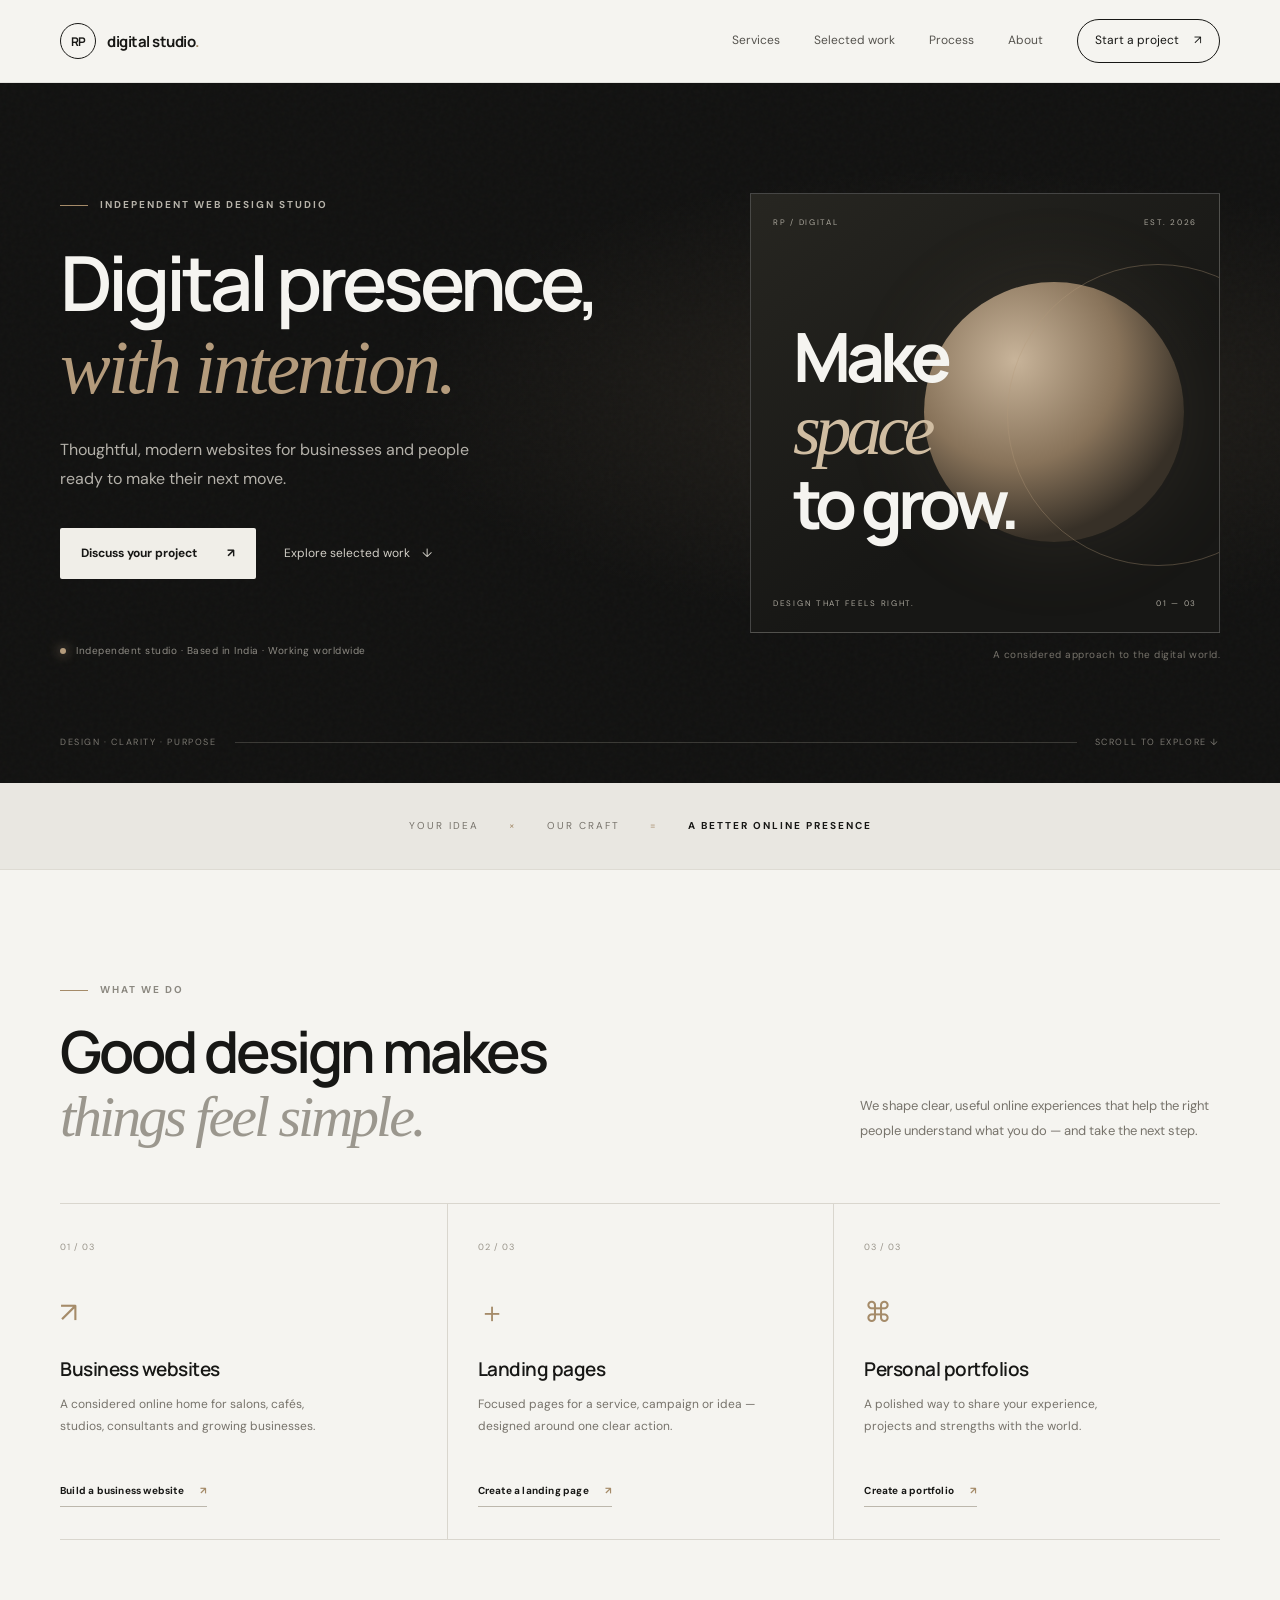
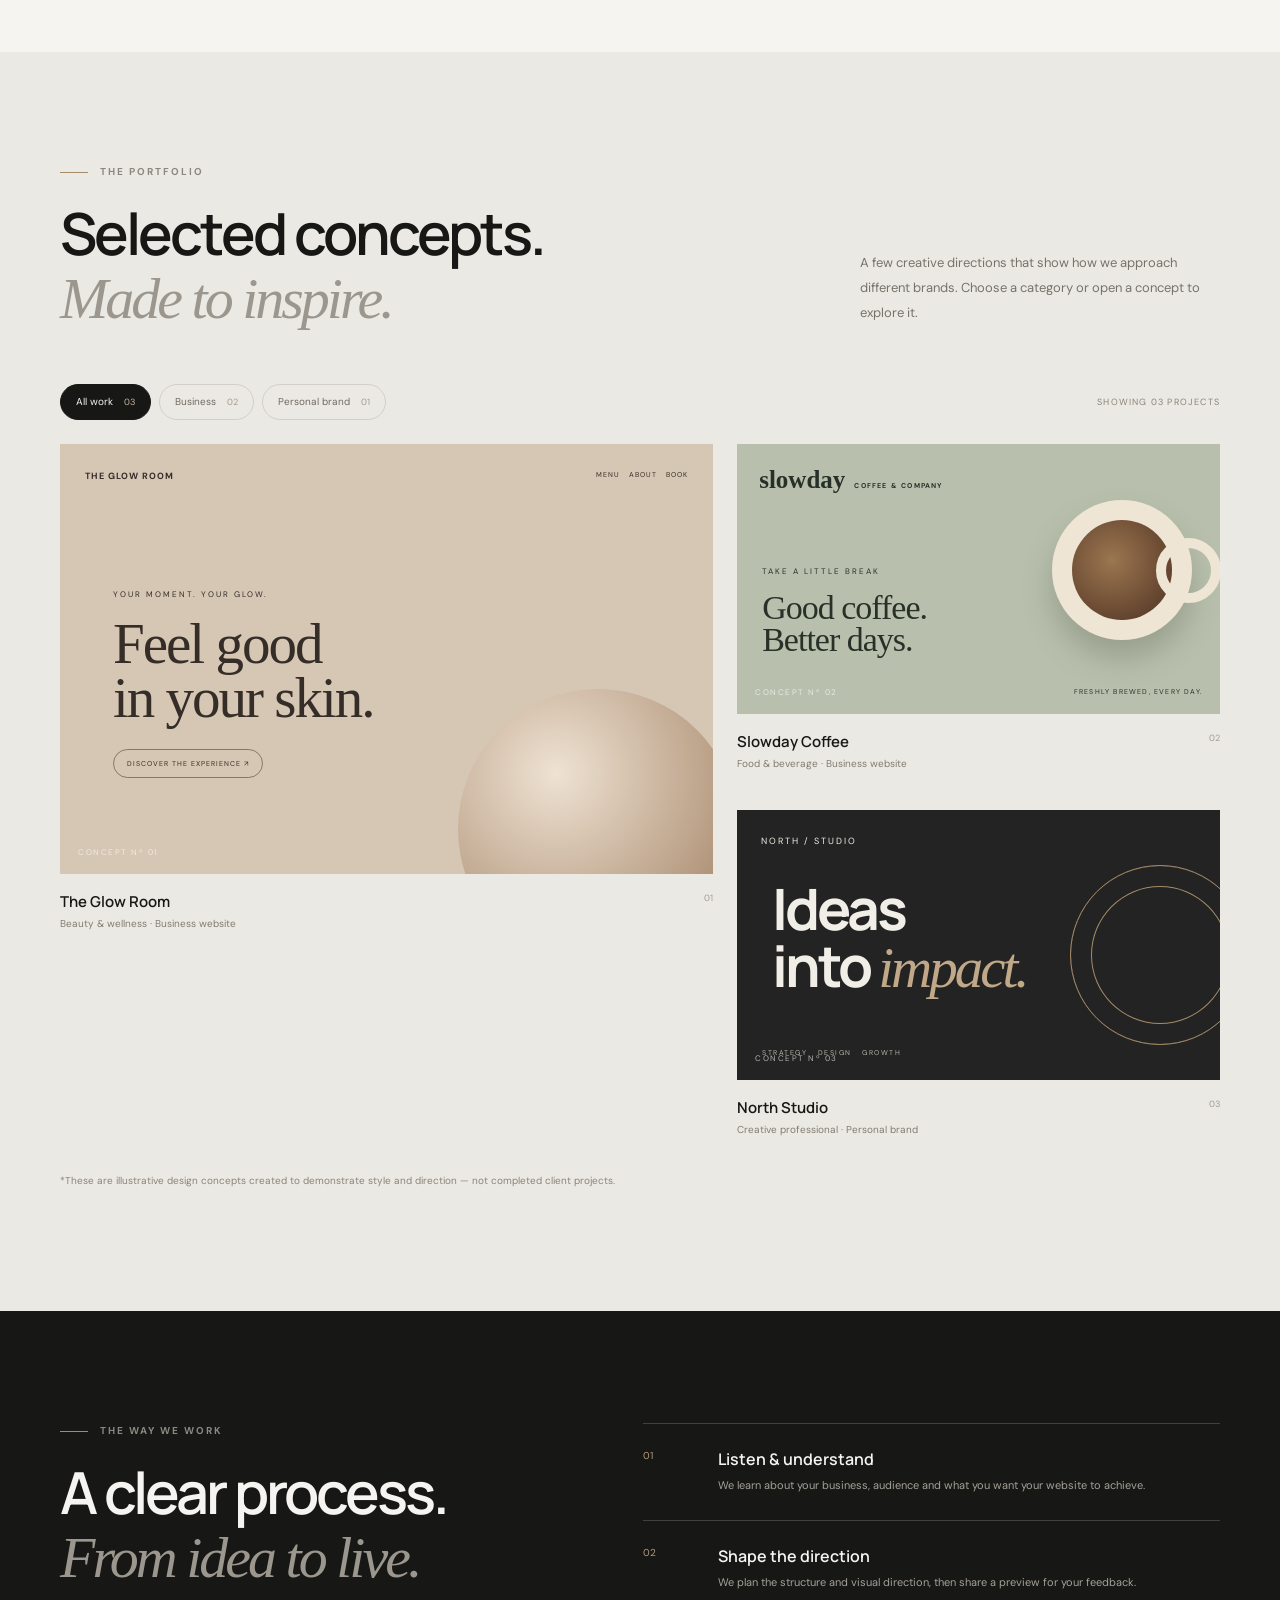
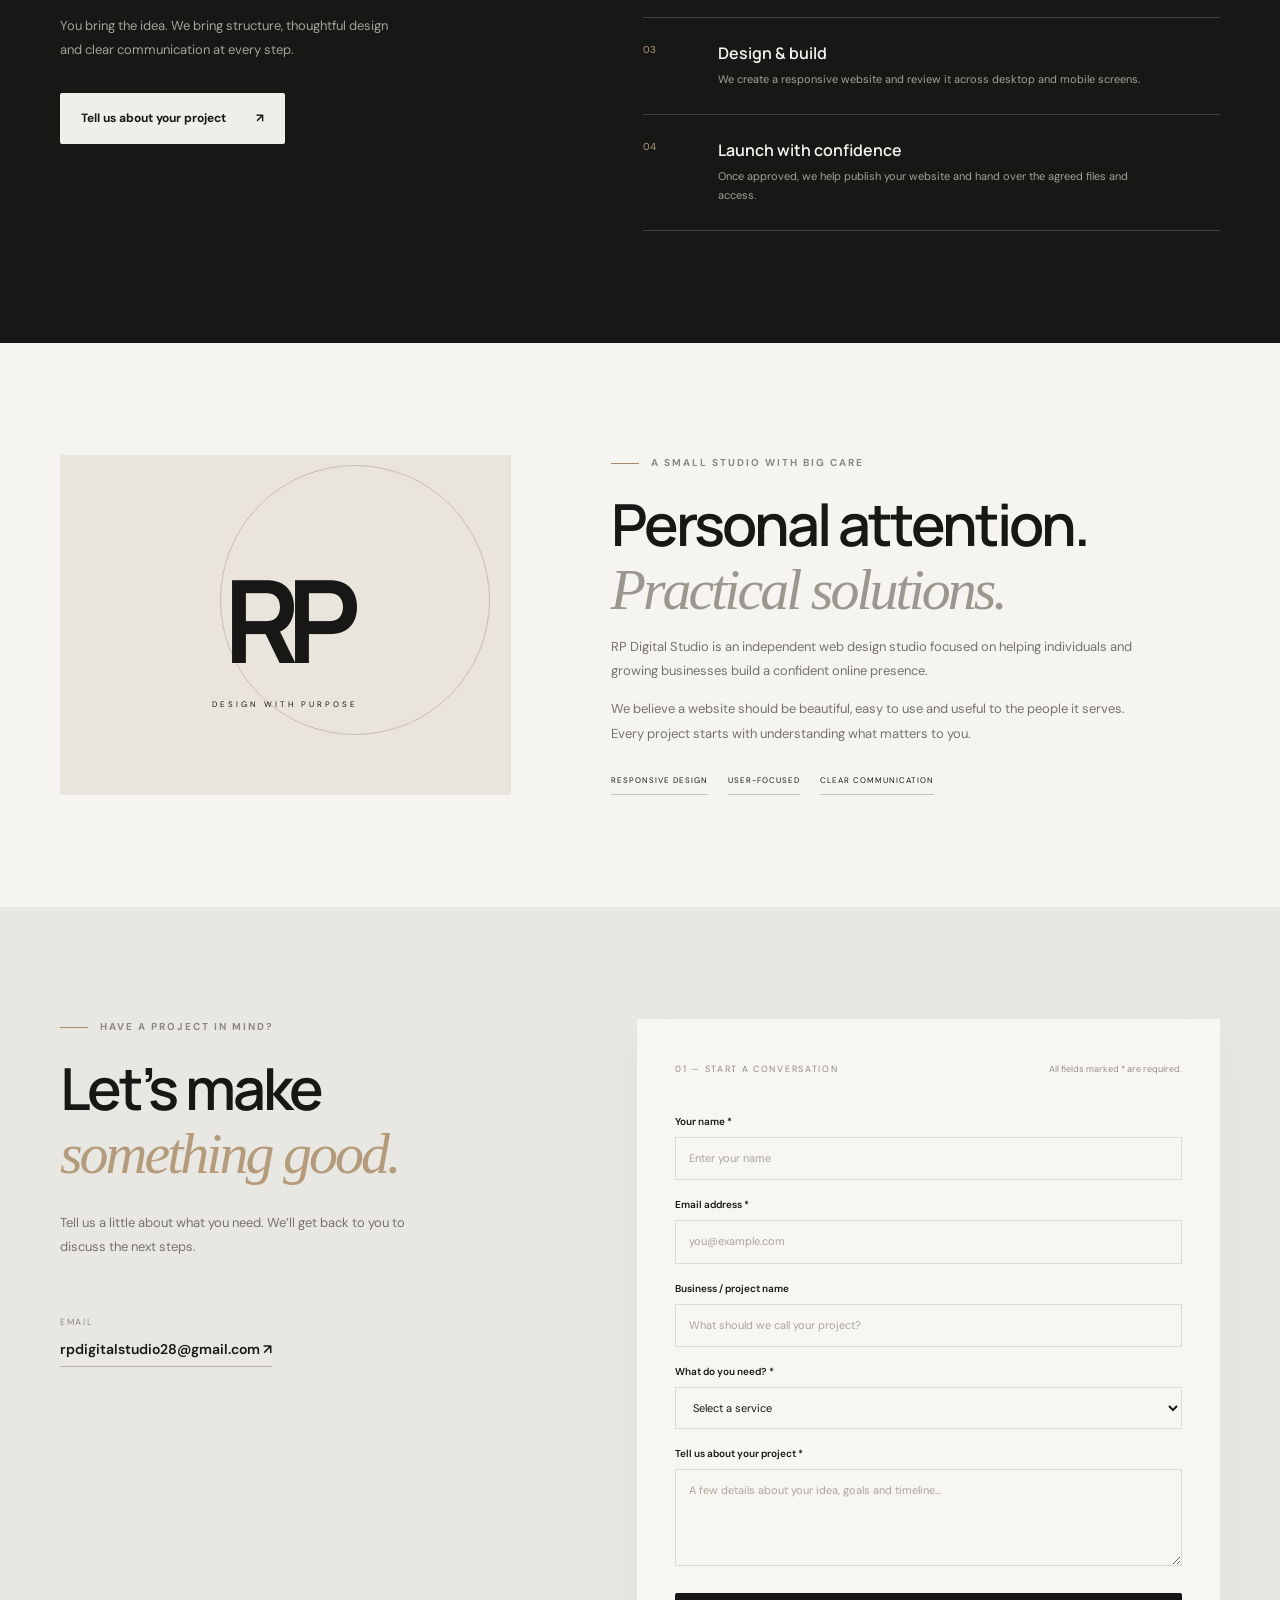
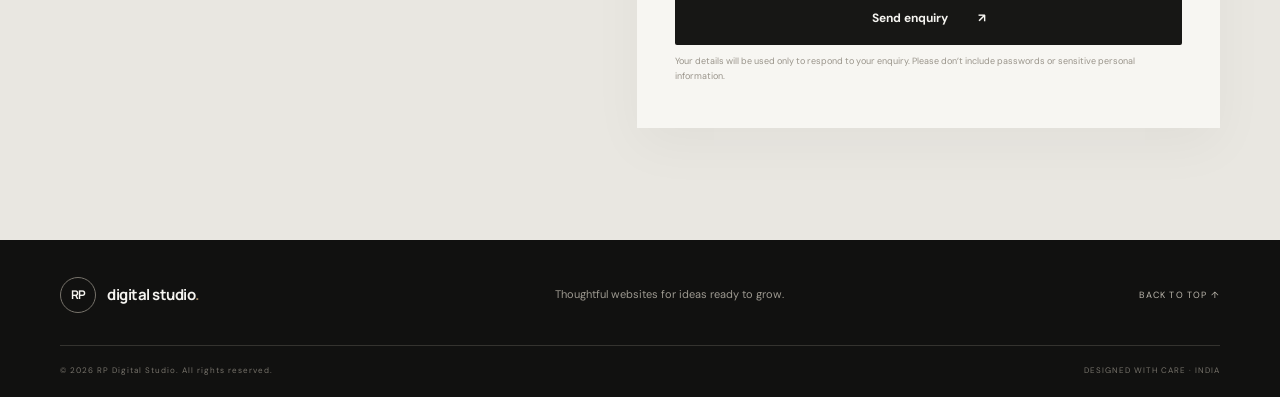
<file: index.html>
<!DOCTYPE html>
<html lang="en">
<head>
  <meta charset="UTF-8">
  <meta name="viewport" content="width=device-width, initial-scale=1.0">
  <meta name="description" content="RP Digital Studio designs modern, responsive websites for small businesses, startups, professionals and personal brands in India and worldwide.">
  <meta name="theme-color" content="#101010">
  <title>RP Digital Studio | Website Design for Businesses & Creators</title>
  <link rel="preconnect" href="https://fonts.googleapis.com">
  <link rel="preconnect" href="https://fonts.gstatic.com" crossorigin>
  <link href="https://fonts.googleapis.com/css2?family=DM+Sans:wght@400;500;600;700&family=Manrope:wght@400;500;600;700;800&display=swap" rel="stylesheet">
  <link rel="stylesheet" href="style.css">
</head>
<body>
  <div class="page-progress" id="pageProgress"></div>
  <header class="site-header">
    <nav class="nav container" aria-label="Main navigation">
      <a class="brand" href="#home" aria-label="RP Digital Studio home"><span class="brand-mark">RP</span><span>digital studio<span class="brand-dot">.</span></span></a>
      <button class="menu-toggle" id="menuToggle" aria-label="Open navigation" aria-expanded="false"><span></span><span></span></button>
      <div class="nav-links" id="navLinks">
        <a href="#services">Services</a><a href="#work">Selected work</a><a href="#process">Process</a><a href="#about">About</a>
        <a class="nav-cta" href="#contact">Start a project <span>↗</span></a>
      </div>
    </nav>
  </header>

  <main>
    <section class="hero section" id="home">
      <div class="hero-grain"></div>
      <div class="container hero-grid">
        <div class="hero-copy reveal">
          <div class="eyebrow"><span class="eyebrow-line"></span> INDEPENDENT WEB DESIGN STUDIO</div>
          <h1>Digital presence,<br><span class="serif">with intention.</span></h1>
          <p class="hero-intro">Thoughtful, modern websites for businesses and people ready to make their next move.</p>
          <div class="hero-actions">
            <a class="button button-primary" href="#contact">Discuss your project <span>↗</span></a>
            <a class="text-link" href="#work">Explore selected work <span>↓</span></a>
          </div>
          <div class="hero-note"><span class="status-dot"></span> Independent studio · Based in India · Working worldwide</div>
        </div>
        <div class="hero-art reveal" aria-label="Abstract website design composition">
          <div class="art-frame">
            <div class="art-top"><span>RP / DIGITAL</span><span>EST. 2026</span></div>
            <div class="art-circle"></div>
            <div class="art-type">Make<br><i>space</i><br>to grow.</div>
            <div class="art-bottom"><span>DESIGN THAT FEELS RIGHT.</span><span>01 — 03</span></div>
          </div>
          <div class="art-caption">A considered approach to the digital world.</div>
        </div>
      </div>
      <div class="container hero-bottom"><span>DESIGN · CLARITY · PURPOSE</span><span class="hero-bottom-line"></span><span>SCROLL TO EXPLORE ↓</span></div>
    </section>

    <section class="intro-strip"><div class="container intro-inner"><span>YOUR IDEA</span><b>×</b><span>OUR CRAFT</span><b>=</b><span class="intro-emphasis">A BETTER ONLINE PRESENCE</span></div></section>

    <section class="section services-section" id="services">
      <div class="container">
        <div class="section-heading reveal">
          <div><div class="eyebrow"><span class="eyebrow-line"></span> WHAT WE DO</div><h2>Good design makes<br><span class="muted serif">things feel simple.</span></h2></div>
          <p>We shape clear, useful online experiences that help the right people understand what you do — and take the next step.</p>
        </div>
        <div class="service-grid">
          <article class="service-card reveal"><span class="service-number">01 / 03</span><div class="service-symbol">↗</div><h3>Business websites</h3><p>A considered online home for salons, cafés, studios, consultants and growing businesses.</p><a href="#contact">Build a business website <span>↗</span></a></article>
          <article class="service-card reveal"><span class="service-number">02 / 03</span><div class="service-symbol">＋</div><h3>Landing pages</h3><p>Focused pages for a service, campaign or idea — designed around one clear action.</p><a href="#contact">Create a landing page <span>↗</span></a></article>
          <article class="service-card reveal"><span class="service-number">03 / 03</span><div class="service-symbol">⌘</div><h3>Personal portfolios</h3><p>A polished way to share your experience, projects and strengths with the world.</p><a href="#contact">Create a portfolio <span>↗</span></a></article>
        </div>
      </div>
    </section>

    <section class="section work-section" id="work">
      <div class="container">
        <div class="section-heading reveal">
          <div><div class="eyebrow"><span class="eyebrow-line"></span> THE PORTFOLIO</div><h2>Selected concepts.<br><span class="muted serif">Made to inspire.</span></h2></div>
          <p>A few creative directions that show how we approach different brands. Choose a category or open a concept to explore it.</p>
        </div>
        <div class="portfolio-toolbar reveal">
          <div class="filters" role="group" aria-label="Filter portfolio projects">
            <button class="filter-btn active" data-filter="all" aria-pressed="true">All work <span>03</span></button>
            <button class="filter-btn" data-filter="business" aria-pressed="false">Business <span>02</span></button>
            <button class="filter-btn" data-filter="portfolio" aria-pressed="false">Personal brand <span>01</span></button>
          </div>
          <span class="portfolio-count" id="portfolioCount">SHOWING 03 PROJECTS</span>
        </div>

        <div class="work-grid" id="workGrid">
          <article class="work-card work-large reveal" data-category="business">
            <button class="project-open" type="button" data-project="glow" aria-label="Open The Glow Room concept details">
              <div class="work-preview salon-preview">
                <div class="preview-top"><b>THE GLOW ROOM</b><span>MENU &nbsp; ABOUT &nbsp; BOOK</span></div>
                <div class="salon-copy"><small>YOUR MOMENT. YOUR GLOW.</small><h3>Feel good<br>in your skin.</h3><span class="preview-pill">DISCOVER THE EXPERIENCE ↗</span></div>
                <div class="salon-shape"></div><span class="preview-index">CONCEPT Nº 01</span>
              </div>
              <span class="view-project">View concept <span>↗</span></span>
            </button>
            <div class="work-meta"><div><h3>The Glow Room</h3><p>Beauty & wellness · Business website</p></div><span>01</span></div>
          </article>

          <article class="work-card reveal" data-category="business">
            <button class="project-open" type="button" data-project="slowday" aria-label="Open Slowday Coffee concept details">
              <div class="work-preview cafe-preview">
                <div class="cafe-nav">slowday<span>COFFEE & COMPANY</span></div>
                <div class="coffee-cup"><div class="coffee-liquid"></div></div>
                <div class="cafe-copy"><small>TAKE A LITTLE BREAK</small><h3>Good coffee.<br>Better days.</h3></div>
                <div class="cafe-footer">FRESHLY BREWED, EVERY DAY.</div><span class="preview-index">CONCEPT Nº 02</span>
              </div>
              <span class="view-project">View concept <span>↗</span></span>
            </button>
            <div class="work-meta"><div><h3>Slowday Coffee</h3><p>Food & beverage · Business website</p></div><span>02</span></div>
          </article>

          <article class="work-card reveal" data-category="portfolio">
            <button class="project-open" type="button" data-project="north" aria-label="Open North Studio concept details">
              <div class="work-preview studio-preview">
                <div class="studio-label">NORTH / STUDIO</div><div class="studio-big">Ideas<br>into <i>impact.</i></div>
                <div class="studio-bottom">STRATEGY &nbsp; DESIGN &nbsp; GROWTH</div><div class="studio-circle"></div><span class="preview-index">CONCEPT Nº 03</span>
              </div>
              <span class="view-project">View concept <span>↗</span></span>
            </button>
            <div class="work-meta"><div><h3>North Studio</h3><p>Creative professional · Personal brand</p></div><span>03</span></div>
          </article>
        </div>
        <p class="concept-note">*These are illustrative design concepts created to demonstrate style and direction — not completed client projects.</p>
      </div>
    </section>

    <section class="process-section section" id="process">
      <div class="container process-grid">
        <div class="process-intro reveal"><div class="eyebrow"><span class="eyebrow-line"></span> THE WAY WE WORK</div><h2>A clear process.<br><span class="muted serif">From idea to live.</span></h2><p>You bring the idea. We bring structure, thoughtful design and clear communication at every step.</p><a class="button button-light" href="#contact">Tell us about your project <span>↗</span></a></div>
        <div class="steps">
          <div class="step reveal"><span>01</span><div><h3>Listen & understand</h3><p>We learn about your business, audience and what you want your website to achieve.</p></div></div>
          <div class="step reveal"><span>02</span><div><h3>Shape the direction</h3><p>We plan the structure and visual direction, then share a preview for your feedback.</p></div></div>
          <div class="step reveal"><span>03</span><div><h3>Design & build</h3><p>We create a responsive website and review it across desktop and mobile screens.</p></div></div>
          <div class="step reveal"><span>04</span><div><h3>Launch with confidence</h3><p>Once approved, we help publish your website and hand over the agreed files and access.</p></div></div>
        </div>
      </div>
    </section>

    <section class="section about-section" id="about">
      <div class="container about-grid">
        <div class="about-mark reveal"><span>RP</span><i>DESIGN WITH PURPOSE</i><div class="about-mark-orbit"></div></div>
        <div class="about-copy reveal"><div class="eyebrow"><span class="eyebrow-line"></span> A SMALL STUDIO WITH BIG CARE</div><h2>Personal attention.<br><span class="muted serif">Practical solutions.</span></h2><p>RP Digital Studio is an independent web design studio focused on helping individuals and growing businesses build a confident online presence.</p><p>We believe a website should be beautiful, easy to use and useful to the people it serves. Every project starts with understanding what matters to you.</p><div class="about-values"><span>RESPONSIVE DESIGN</span><span>USER-FOCUSED</span><span>CLEAR COMMUNICATION</span></div></div>
      </div>
    </section>

    <section class="contact-section section" id="contact">
      <div class="container contact-grid">
        <div class="contact-copy reveal"><div class="eyebrow"><span class="eyebrow-line"></span> HAVE A PROJECT IN MIND?</div><h2>Let’s make<br><span class="serif">something good.</span></h2><p>Tell us a little about what you need. We’ll get back to you to discuss the next steps.</p><div class="contact-direct"><span>EMAIL</span><a href="mailto:rpdigitalstudio28@gmail.com">rpdigitalstudio28@gmail.com ↗</a></div></div>
        <form class="contact-form reveal" id="contactForm" action="https://formsubmit.co/rpdigitalstudio28@gmail.com" method="POST">
          <input type="hidden" name="_subject" value="New project enquiry — RP Digital Studio">
          <input type="hidden" name="_template" value="table">
          <input type="hidden" name="_captcha" value="true">
          <div class="form-heading"><span>01 — START A CONVERSATION</span><p>All fields marked * are required.</p></div>
          <label for="name">Your name *</label><input id="name" name="name" type="text" placeholder="Enter your name" required>
          <label for="email">Email address *</label><input id="email" name="email" type="email" placeholder="you@example.com" required>
          <label for="business">Business / project name</label><input id="business" name="business" type="text" placeholder="What should we call your project?">
          <label for="service">What do you need? *</label><select id="service" name="service" required><option value="" disabled selected>Select a service</option><option>Business website</option><option>Landing page</option><option>Personal portfolio</option><option>Something else</option></select>
          <label for="message">Tell us about your project *</label><textarea id="message" name="message" rows="4" placeholder="A few details about your idea, goals and timeline..." required></textarea>
          <button class="button button-primary form-submit" type="submit">Send enquiry <span>↗</span></button>
          <p class="form-privacy">Your details will be used only to respond to your enquiry. Please don’t include passwords or sensitive personal information.</p>
          <p class="form-status" id="formStatus" role="status"></p>
        </form>
      </div>
    </section>
  </main>

  <footer class="footer"><div class="container footer-top"><a class="brand footer-brand" href="#home"><span class="brand-mark">RP</span><span>digital studio<span class="brand-dot">.</span></span></a><p>Thoughtful websites for ideas ready to grow.</p><a href="#home" class="back-top">BACK TO TOP ↑</a></div><div class="container footer-bottom"><span>© <span id="year"></span> RP Digital Studio. All rights reserved.</span><span>DESIGNED WITH CARE · INDIA</span></div></footer>

  <div class="modal" id="projectModal" aria-hidden="true" role="dialog" aria-modal="true" aria-labelledby="modalTitle">
    <div class="modal-backdrop" data-close-modal></div>
    <div class="modal-panel">
      <button class="modal-close" type="button" aria-label="Close project details" data-close-modal>×</button>
      <span class="modal-kicker" id="modalKicker">PROJECT CONCEPT</span>
      <h2 id="modalTitle">Project title</h2>
      <p id="modalDescription"></p>
      <div class="modal-details"><span>DESIGN DIRECTION</span><strong id="modalDirection"></strong></div>
      <p class="modal-note">Illustrative concept only — created to show a possible creative direction, not a completed client project.</p>
      <a class="button button-primary" href="#contact" id="modalContact">Discuss a similar project <span>↗</span></a>
    </div>
  </div>
  <script src="script.js"></script>
</body>
</html>
</file>
<file: style.css>
*{box-sizing:border-box}html{scroll-behavior:smooth;scroll-padding-top:90px}body{margin:0;background:#f5f4f0;color:#171715;font-family:"DM Sans",sans-serif;line-height:1.6}body.modal-open{overflow:hidden}a{color:inherit;text-decoration:none}button,input,textarea,select{font:inherit}.container{width:min(1160px,calc(100% - 48px));margin-inline:auto}.section{padding:112px 0}.page-progress{position:fixed;z-index:1000;top:0;left:0;height:2px;width:0;background:#a58b69}.site-header{position:sticky;top:0;z-index:100;background:rgba(245,244,240,.9);backdrop-filter:blur(16px);border-bottom:1px solid rgba(23,23,21,.08)}.nav{height:82px;display:flex;align-items:center;justify-content:space-between}.brand{display:flex;align-items:center;gap:11px;font:700 15px Manrope,sans-serif;letter-spacing:-.5px}.brand-mark{width:36px;height:36px;border:1px solid #171715;border-radius:50%;display:grid;place-items:center;font-size:12px;letter-spacing:-1px}.brand-dot{color:#a58b69}.nav-links{display:flex;align-items:center;gap:34px;font-size:12px;color:#55534e}.nav-links>a:not(.nav-cta):hover,.text-link:hover{color:#a58b69}.nav-cta{border:1px solid #171715;padding:11px 17px;border-radius:30px;color:#171715;transition:.25s}.nav-cta:hover{background:#171715;color:#fff}.nav-cta span{margin-left:12px}.menu-toggle{display:none;background:none;border:0;padding:8px}.menu-toggle span{display:block;width:23px;height:1px;background:#171715;margin:6px}
.hero{min-height:690px;background:#111110;color:#f5f4f0;position:relative;overflow:hidden;padding:110px 0 34px}.hero:before{content:"";position:absolute;inset:0;background:radial-gradient(ellipse at 75% 45%,rgba(165,139,105,.13),transparent 42%);pointer-events:none}.hero-grain{position:absolute;inset:0;opacity:.11;pointer-events:none;background-image:url("data:image/svg+xml,%3Csvg viewBox='0 0 180 180' xmlns='http://www.w3.org/2000/svg'%3E%3Cfilter id='n'%3E%3CfeTurbulence type='fractalNoise' baseFrequency='.9' numOctaves='3' stitchTiles='stitch'/%3E%3C/filter%3E%3Crect width='100%25' height='100%25' filter='url(%23n)' opacity='.25'/%3E%3C/svg%3E")}.hero-grid{display:grid;grid-template-columns:1.05fr .95fr;align-items:center;gap:70px;position:relative}.eyebrow{font-size:10px;letter-spacing:2px;font-weight:700;display:flex;align-items:center;gap:12px;color:#8b8880}.hero .eyebrow{color:#b7b3aa}.eyebrow-line{display:inline-block;width:28px;height:1px;background:#a58b69}.hero h1,.section-heading h2,.process-intro h2,.about-copy h2,.contact-copy h2{font:600 clamp(48px,6vw,76px)/1.08 Manrope,sans-serif;letter-spacing:-4px;margin:28px 0}.serif{font-family:Georgia,serif;font-weight:400;font-style:italic;letter-spacing:-3px;color:#b49b7c}.hero-intro{max-width:430px;color:#b4b1aa;font-size:16px;line-height:1.8}.hero-actions{display:flex;align-items:center;gap:28px;margin-top:34px}.button{display:inline-flex;align-items:center;justify-content:center;gap:30px;padding:15px 20px;border-radius:2px;font-size:12px;font-weight:700;transition:transform .25s,background .25s,color .25s;border:1px solid transparent}.button:hover{transform:translateY(-3px)}.button-primary{background:#f0eee8;color:#171715}.button-primary:hover{background:#b49b7c}.text-link{font-size:12px;color:#d1cec6}.text-link span{margin-left:9px}.hero-note{margin-top:64px;font-size:10px;color:#8e8b84;letter-spacing:.5px;display:flex;align-items:center;gap:10px}.status-dot{width:6px;height:6px;border-radius:50%;background:#b49b7c;box-shadow:0 0 12px #b49b7c}.hero-art{max-width:470px;margin-left:auto;width:100%;position:relative}.art-frame{height:440px;border:1px solid rgba(255,255,255,.2);position:relative;overflow:hidden;background:linear-gradient(145deg,#272621,#171715 62%);padding:22px;animation:float 7s ease-in-out infinite}.art-frame:after{content:"";position:absolute;width:300px;height:300px;border:1px solid rgba(180,155,124,.35);border-radius:50%;right:-90px;top:70px}.art-top,.art-bottom{display:flex;justify-content:space-between;font-size:8px;letter-spacing:1.7px;color:#aaa69c}.art-circle{position:absolute;width:260px;height:260px;border-radius:50%;background:radial-gradient(circle at 35% 30%,#c8b49a,#88735a 42%,#373027 72%);right:35px;top:88px;box-shadow:0 0 90px rgba(180,155,124,.12)}.art-type{position:absolute;left:42px;top:130px;font:700 clamp(48px,6vw,68px)/.96 Manrope,sans-serif;letter-spacing:-5px;z-index:2}.art-type i{font:italic 400 1.05em Georgia,serif;color:#d0bda2}.art-bottom{position:absolute;bottom:22px;left:22px;right:22px}.art-caption{text-align:right;color:#77736b;font-size:10px;margin-top:14px;letter-spacing:.5px}.hero-bottom{display:flex;align-items:center;gap:18px;margin-top:72px;color:#79766f;font-size:9px;letter-spacing:1.6px}.hero-bottom-line{height:1px;background:#393834;flex:1}.intro-strip{background:#e9e7e1;border-bottom:1px solid #dedbd3}.intro-inner{min-height:86px;display:flex;align-items:center;justify-content:center;gap:30px;font-size:10px;letter-spacing:2px;color:#77736b}.intro-inner b{font-weight:400;color:#a58b69}.intro-emphasis{color:#171715;font-weight:700}
.section-heading{display:flex;align-items:end;justify-content:space-between;gap:50px;margin-bottom:54px}.section-heading h2,.process-intro h2,.about-copy h2,.contact-copy h2{font-size:clamp(40px,5vw,58px);letter-spacing:-3px;margin:22px 0 0}.muted{color:#9b978e}.section-heading>p{max-width:360px;color:#77736b;font-size:13px;line-height:1.9;margin:0 0 5px}.service-grid{display:grid;grid-template-columns:repeat(3,1fr);border-top:1px solid #d9d6ce;border-bottom:1px solid #d9d6ce}.service-card{padding:28px 30px 32px 0;position:relative;min-height:280px}.service-card+.service-card{border-left:1px solid #d9d6ce;padding-left:30px}.service-number{font-size:9px;color:#99948a;letter-spacing:1px}.service-symbol{font-size:28px;color:#a58b69;margin:34px 0 20px}.service-card h3{font:600 19px Manrope,sans-serif;letter-spacing:-.5px;margin:0 0 12px}.service-card p{font-size:12px;color:#77736b;max-width:280px;line-height:1.8;min-height:64px}.service-card>a{font-size:10px;font-weight:700;letter-spacing:.2px;border-bottom:1px solid #bcb7ac;padding-bottom:7px;display:inline-block;margin-top:13px}.service-card>a span{margin-left:14px;color:#a58b69}
.work-section{background:#ebe9e3}.portfolio-toolbar{display:flex;align-items:center;justify-content:space-between;margin-bottom:24px}.filters{display:flex;gap:8px;flex-wrap:wrap}.filter-btn{border:1px solid #d2cfc6;background:transparent;border-radius:30px;padding:9px 15px;font-size:10px;color:#6f6b63;cursor:pointer;transition:.25s}.filter-btn span{margin-left:8px;color:#a39c90;font-size:9px}.filter-btn:hover,.filter-btn.active{background:#171715;border-color:#171715;color:#f5f4f0}.filter-btn.active span{color:#c5b59f}.portfolio-count{font-size:9px;letter-spacing:1.2px;color:#89847a}.work-grid{display:grid;grid-template-columns:1.15fr .85fr;gap:38px 24px;align-items:start}.work-card{min-width:0;transition:opacity .25s,transform .25s}.work-card.hidden{display:none}.work-card.work-large{grid-row:span 2}.project-open{display:block;width:100%;padding:0;border:0;text-align:left;background:none;cursor:pointer;position:relative}.work-preview{height:270px;position:relative;overflow:hidden;transition:transform .5s cubic-bezier(.2,.7,.2,1),filter .5s}.work-large .work-preview{height:430px}.project-open:hover .work-preview{transform:translateY(-5px)}.view-project{position:absolute;bottom:14px;right:14px;background:#f5f4f0;color:#171715;padding:10px 14px;font-size:10px;opacity:0;transform:translateY(8px);transition:.3s}.project-open:hover .view-project,.project-open:focus-visible .view-project{opacity:1;transform:translateY(0)}.view-project span{margin-left:15px;color:#a58b69}.preview-index{position:absolute;bottom:15px;left:18px;font-size:8px;letter-spacing:1.5px;color:rgba(255,255,255,.65)}.salon-preview{background:#d6c6b4;color:#352d27;padding:25px}.preview-top{display:flex;justify-content:space-between;font-size:9px;letter-spacing:1px;position:relative;z-index:2}.preview-top span{font-size:7px}.salon-copy{position:relative;z-index:2;margin:95px 0 0 28px}.salon-copy small,.cafe-copy small{font-size:8px;letter-spacing:2px}.salon-copy h3{font:400 clamp(38px,5vw,57px)/.95 Georgia,serif;margin:13px 0 22px;letter-spacing:-2px}.preview-pill{border:1px solid rgba(53,45,39,.5);border-radius:30px;padding:9px 13px;font-size:7px;letter-spacing:1px}.salon-shape{position:absolute;width:280px;height:280px;border-radius:50%;right:-25px;bottom:-95px;background:radial-gradient(circle at 35% 30%,#f1e5d6,#ad8f73 70%);opacity:.9}.cafe-preview{background:#b8c0ad;color:#273128;padding:22px}.cafe-nav{font:700 25px Georgia,serif;position:relative;z-index:2}.cafe-nav span{font:700 7px "DM Sans",sans-serif;letter-spacing:1.2px;margin-left:9px}.coffee-cup{position:absolute;width:140px;height:140px;border-radius:50%;background:#eee5d5;right:28px;top:56px;box-shadow:0 18px 30px #59604f55;display:grid;place-items:center}.coffee-cup:after{content:"";position:absolute;width:45px;height:45px;border:10px solid #eee5d5;border-radius:50%;right:-29px}.coffee-liquid{width:100px;height:100px;border-radius:50%;background:radial-gradient(circle at 40% 40%,#9c7650,#4c3021)}.cafe-copy{position:absolute;bottom:48px;left:25px;z-index:2}.cafe-copy h3{font:400 34px/.95 Georgia,serif;letter-spacing:-1px;margin:10px 0}.cafe-footer{position:absolute;bottom:17px;right:18px;font-size:7px;letter-spacing:1.2px}.studio-preview{background:#222322;color:#f1eee7;padding:24px}.studio-label{font-size:9px;letter-spacing:2px}.studio-big{position:absolute;left:35px;top:73px;font:700 clamp(38px,5vw,57px)/.9 Manrope,sans-serif;letter-spacing:-3px;z-index:2}.studio-big i{font:italic 400 1em Georgia,serif;color:#c0a889}.studio-bottom{position:absolute;bottom:22px;left:25px;font-size:7px;letter-spacing:1.5px;color:#b8b4aa}.studio-circle{position:absolute;width:180px;height:180px;border:1px solid #a58b69;border-radius:50%;right:-30px;top:55px;box-shadow:inset 0 0 0 20px #222322,inset 0 0 0 21px #a58b69}.work-meta{display:flex;align-items:start;justify-content:space-between;padding:17px 0 0}.work-meta h3{font:600 15px Manrope,sans-serif;margin:0 0 4px}.work-meta p{font-size:10px;color:#817c72;margin:0}.work-meta>span{font-size:9px;color:#a39c90}.concept-note{font-size:10px;color:#89847a;margin-top:35px}
.process-section{background:#171715;color:#f5f4f0}.process-grid{display:grid;grid-template-columns:.9fr 1.1fr;gap:110px}.process-intro h2{margin-bottom:24px}.process-intro>p{color:#a5a198;font-size:13px;line-height:1.9;max-width:350px;margin-bottom:30px}.button-light{background:#f0eee8;color:#171715}.button-light:hover{background:#b49b7c}.steps{border-top:1px solid #41403b}.step{display:grid;grid-template-columns:55px 1fr;gap:20px;padding:24px 0;border-bottom:1px solid #41403b}.step>span{font-size:10px;color:#b49b7c}.step h3{font:600 16px Manrope,sans-serif;margin:0 0 6px}.step p{font-size:11px;color:#a5a198;margin:0;line-height:1.8;max-width:430px}
.about-section{background:#f5f4f0}.about-grid{display:grid;grid-template-columns:.85fr 1.15fr;gap:100px;align-items:center}.about-mark{height:340px;background:#e9e5dc;display:flex;align-items:center;justify-content:center;flex-direction:column;position:relative;overflow:hidden}.about-mark>span{font:700 115px Manrope,sans-serif;letter-spacing:-13px;z-index:1}.about-mark>i{font-style:normal;font-size:8px;letter-spacing:3px;z-index:1}.about-mark-orbit{position:absolute;width:270px;height:270px;border:1px solid #c9bda9;border-radius:50%;transform:translate(70px,-25px)}.about-copy>p{font-size:13px;color:#77736b;line-height:1.9;max-width:540px}.about-values{display:flex;gap:20px;flex-wrap:wrap;margin-top:28px}.about-values span{font-size:8px;letter-spacing:1px;border-bottom:1px solid #c7c2b8;padding-bottom:7px}
.contact-section{background:#e9e7e1}.contact-grid{display:grid;grid-template-columns:.9fr 1.1fr;gap:100px;align-items:start}.contact-copy>p{color:#77736b;font-size:13px;line-height:1.9;max-width:360px;margin-top:25px}.contact-copy h2{margin-bottom:0}.contact-direct{margin-top:55px;display:flex;flex-direction:column;gap:9px}.contact-direct span,.form-heading span{font-size:9px;letter-spacing:1.7px;color:#8e887d}.contact-direct a{font-size:14px;font-weight:600;width:max-content;border-bottom:1px solid #b7b0a3;padding-bottom:5px}.contact-form{background:#f7f6f2;padding:34px 38px;box-shadow:0 18px 50px #26231d0a}.form-heading{display:flex;align-items:center;justify-content:space-between;margin-bottom:28px}.form-heading p{font-size:9px;color:#969086}.contact-form label{display:block;font-size:10px;font-weight:600;margin:17px 0 7px}.contact-form input,.contact-form textarea,.contact-form select{width:100%;border:1px solid #dedbd3;background:transparent;border-radius:0;padding:12px 13px;font-size:11px;color:#171715;outline:none;transition:border .2s}.contact-form input:focus,.contact-form textarea:focus,.contact-form select:focus{border-color:#a58b69}.contact-form textarea{resize:vertical}.contact-form input::placeholder,.contact-form textarea::placeholder{color:#aaa59a}.form-submit{margin-top:20px;background:#171715;color:#f5f4f0;width:100%;cursor:pointer}.form-submit:hover{background:#a58b69;color:#171715}.form-privacy{font-size:9px;color:#99948a;line-height:1.7}.form-status{font-size:10px;color:#5f765d}
.footer{background:#111110;color:#f5f4f0;padding:35px 0 20px}.footer-top{display:flex;align-items:center;justify-content:space-between;padding-bottom:30px}.footer-brand .brand-mark{border-color:#77736b}.footer-top>p{font-size:11px;color:#9d9990}.back-top{font-size:9px;letter-spacing:1.2px;color:#bdb8ae}.footer-bottom{border-top:1px solid #34332f;padding-top:18px;display:flex;justify-content:space-between;font-size:8px;letter-spacing:1px;color:#77736b}
.modal{position:fixed;inset:0;z-index:500;display:grid;place-items:center;padding:22px;visibility:hidden;opacity:0;transition:opacity .25s,visibility .25s}.modal.open{visibility:visible;opacity:1}.modal-backdrop{position:absolute;inset:0;background:rgba(10,10,9,.76);backdrop-filter:blur(5px)}.modal-panel{position:relative;width:min(520px,100%);background:#f5f4f0;padding:48px;transform:translateY(15px);transition:transform .3s}.modal.open .modal-panel{transform:translateY(0)}.modal-close{position:absolute;right:18px;top:12px;border:0;background:none;font-size:30px;cursor:pointer;color:#777}.modal-kicker{font-size:9px;letter-spacing:2px;color:#9a8a72}.modal-panel h2{font:600 36px Manrope,sans-serif;letter-spacing:-2px;margin:15px 0}.modal-panel>p{font-size:13px;line-height:1.8;color:#77736b}.modal-details{border-top:1px solid #d9d6ce;border-bottom:1px solid #d9d6ce;padding:17px 0;margin:24px 0;display:flex;flex-direction:column;gap:7px}.modal-details span{font-size:8px;letter-spacing:1.5px;color:#99948a}.modal-details strong{font-size:13px}.modal-note{font-size:10px!important}.modal-panel .button{margin-top:12px;background:#171715;color:#fff}
.reveal{opacity:0;transform:translateY(22px);transition:opacity .7s ease,transform .7s cubic-bezier(.2,.7,.2,1)}.reveal.visible{opacity:1;transform:translateY(0)}.service-card:nth-child(2),.work-card:nth-child(2){transition-delay:.1s}.service-card:nth-child(3),.work-card:nth-child(3){transition-delay:.18s}
@keyframes float{0%,100%{transform:translateY(0)}50%{transform:translateY(-9px)}}
@media(max-width:850px){.container{width:min(100% - 36px,680px)}.section{padding:82px 0}.nav{height:72px}.menu-toggle{display:block;z-index:3}.nav-links{display:none;position:absolute;top:72px;left:0;right:0;background:#f5f4f0;padding:22px 24px 28px;flex-direction:column;align-items:stretch;gap:20px;border-bottom:1px solid #ddd}.nav-links.open{display:flex}.nav-cta{width:max-content}.hero{padding-top:75px;min-height:unset}.hero-grid{grid-template-columns:1fr;gap:55px}.hero-art{margin:0 auto;max-width:500px}.art-frame{height:390px}.hero-bottom{margin-top:55px}.section-heading{align-items:start;flex-direction:column;gap:20px}.section-heading>p{max-width:520px}.process-grid,.about-grid,.contact-grid{grid-template-columns:1fr;gap:55px}.process-grid{gap:45px}.about-mark{max-width:430px}.contact-form{max-width:600px}.work-grid{grid-template-columns:1fr 1fr}.work-card.work-large{grid-row:auto;grid-column:1/-1}.work-large .work-preview{height:400px}.work-preview{height:260px}.work-card:nth-child(3){grid-column:1/-1}.studio-preview{height:300px}}
@media(max-width:560px){.container{width:calc(100% - 36px)}.section{padding:70px 0}.hero h1{font-size:49px;letter-spacing:-3px}.hero-intro{font-size:14px}.hero-actions{align-items:flex-start;flex-direction:column;gap:18px}.hero-note{margin-top:42px;font-size:9px}.art-frame{height:330px;padding:17px}.art-circle{width:200px;height:200px;right:10px;top:75px}.art-type{font-size:51px;left:25px;top:115px}.art-bottom{left:17px;right:17px;bottom:17px}.hero-bottom{font-size:7px;gap:10px}.intro-inner{gap:12px;min-height:72px;font-size:7px;letter-spacing:1px}.section-heading h2,.process-intro h2,.about-copy h2,.contact-copy h2{font-size:41px;letter-spacing:-2.5px}.service-grid{grid-template-columns:1fr}.service-card,.service-card+.service-card{border-left:0;border-bottom:1px solid #d9d6ce;padding:25px 0;min-height:unset}.service-card:last-child{border-bottom:0}.service-symbol{margin:22px 0 12px}.service-card p{min-height:unset}.portfolio-toolbar{align-items:flex-start;flex-direction:column;gap:15px}.filters{gap:6px}.filter-btn{padding:8px 11px}.work-grid{grid-template-columns:1fr;gap:28px}.work-card.work-large,.work-card:nth-child(3){grid-column:auto}.work-large .work-preview,.work-preview{height:300px}.salon-copy{margin:75px 0 0 10px}.salon-copy h3{font-size:45px}.coffee-cup{width:115px;height:115px;right:20px}.coffee-liquid{width:82px;height:82px}.cafe-copy h3{font-size:31px}.studio-preview{height:300px}.studio-big{font-size:49px;left:25px}.studio-circle{width:150px;height:150px}.about-mark{height:270px}.about-mark>span{font-size:95px}.about-values{gap:12px}.contact-form{padding:25px 20px}.form-heading{align-items:flex-start;flex-direction:column;gap:4px}.footer-top{align-items:flex-start;flex-direction:column;gap:15px}.footer-top>p{margin:0}.footer-bottom{gap:12px;flex-direction:column}.modal-panel{padding:38px 25px}.modal-panel h2{font-size:30px}}
@media(prefers-reduced-motion:reduce){*,*::before,*::after{scroll-behavior:auto!important;animation-duration:.01ms!important;animation-iteration-count:1!important;transition-duration:.01ms!important}.reveal{opacity:1;transform:none}}
</file>
